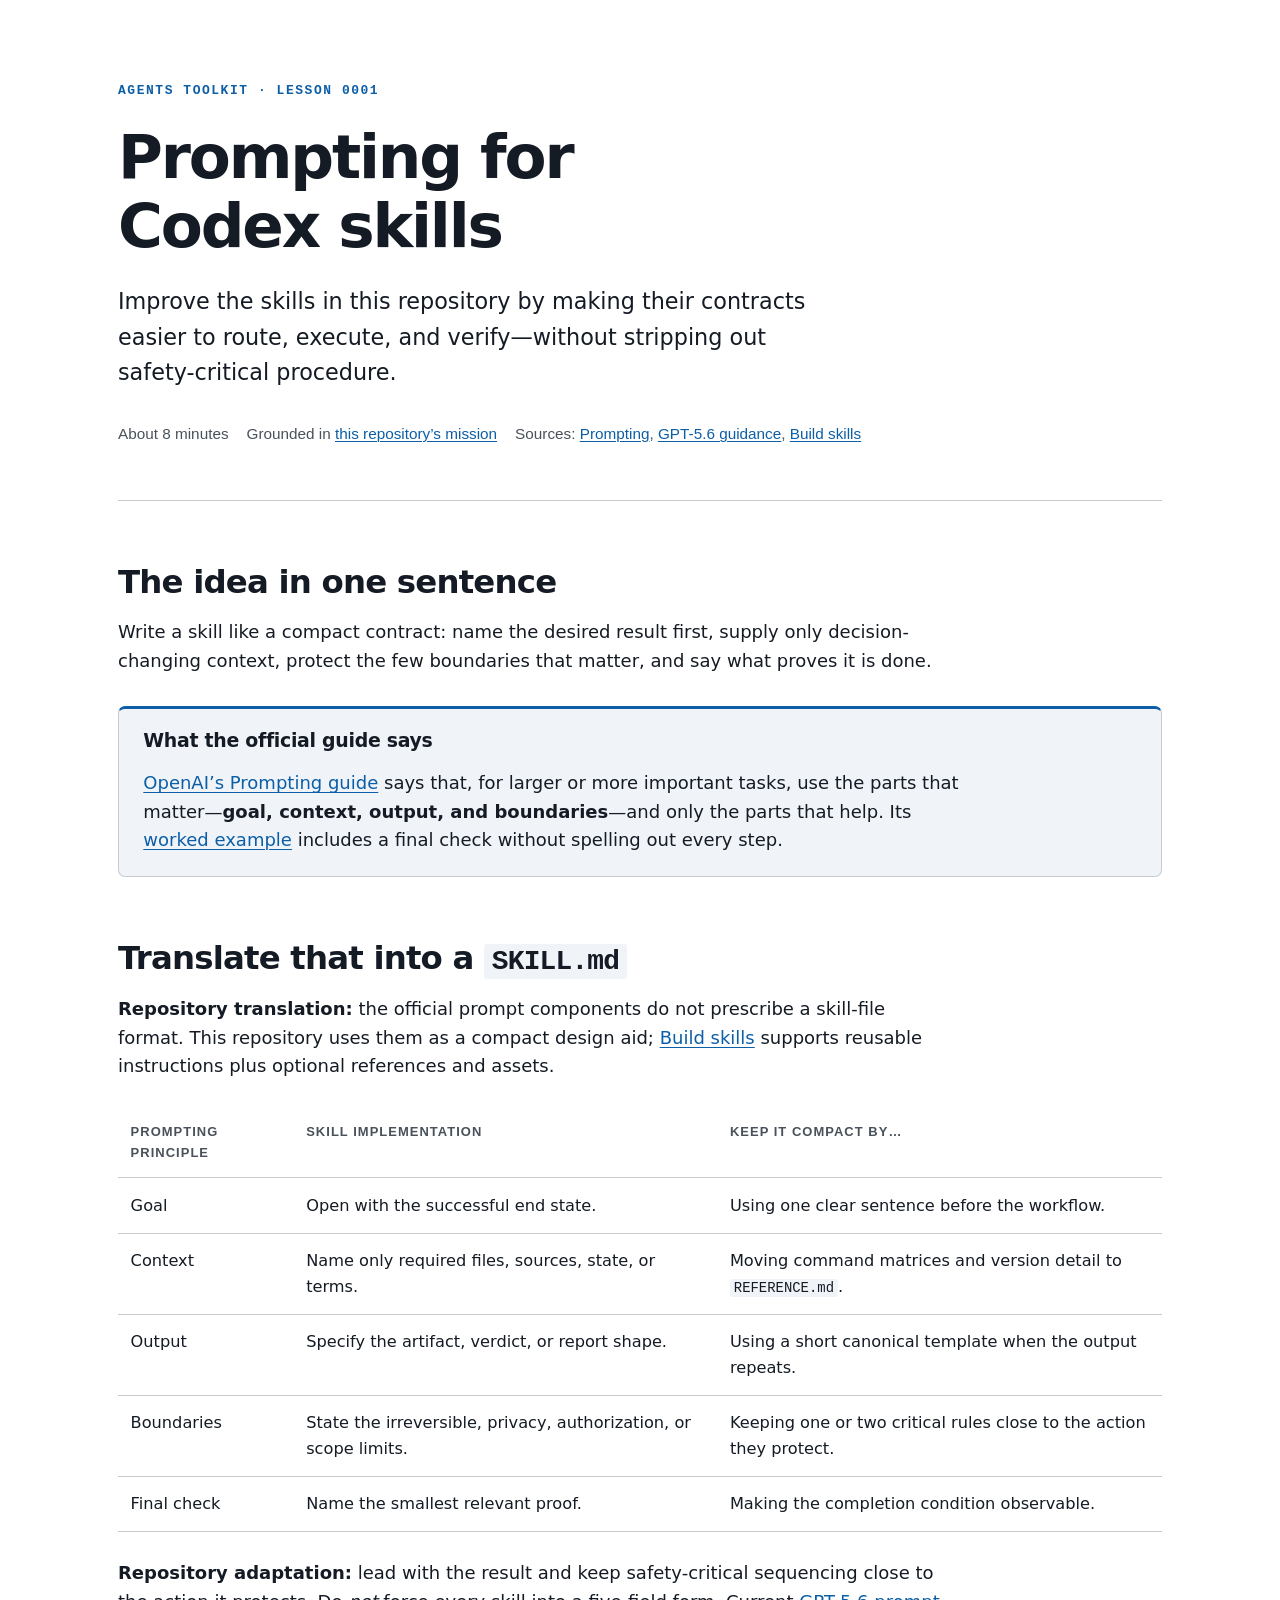
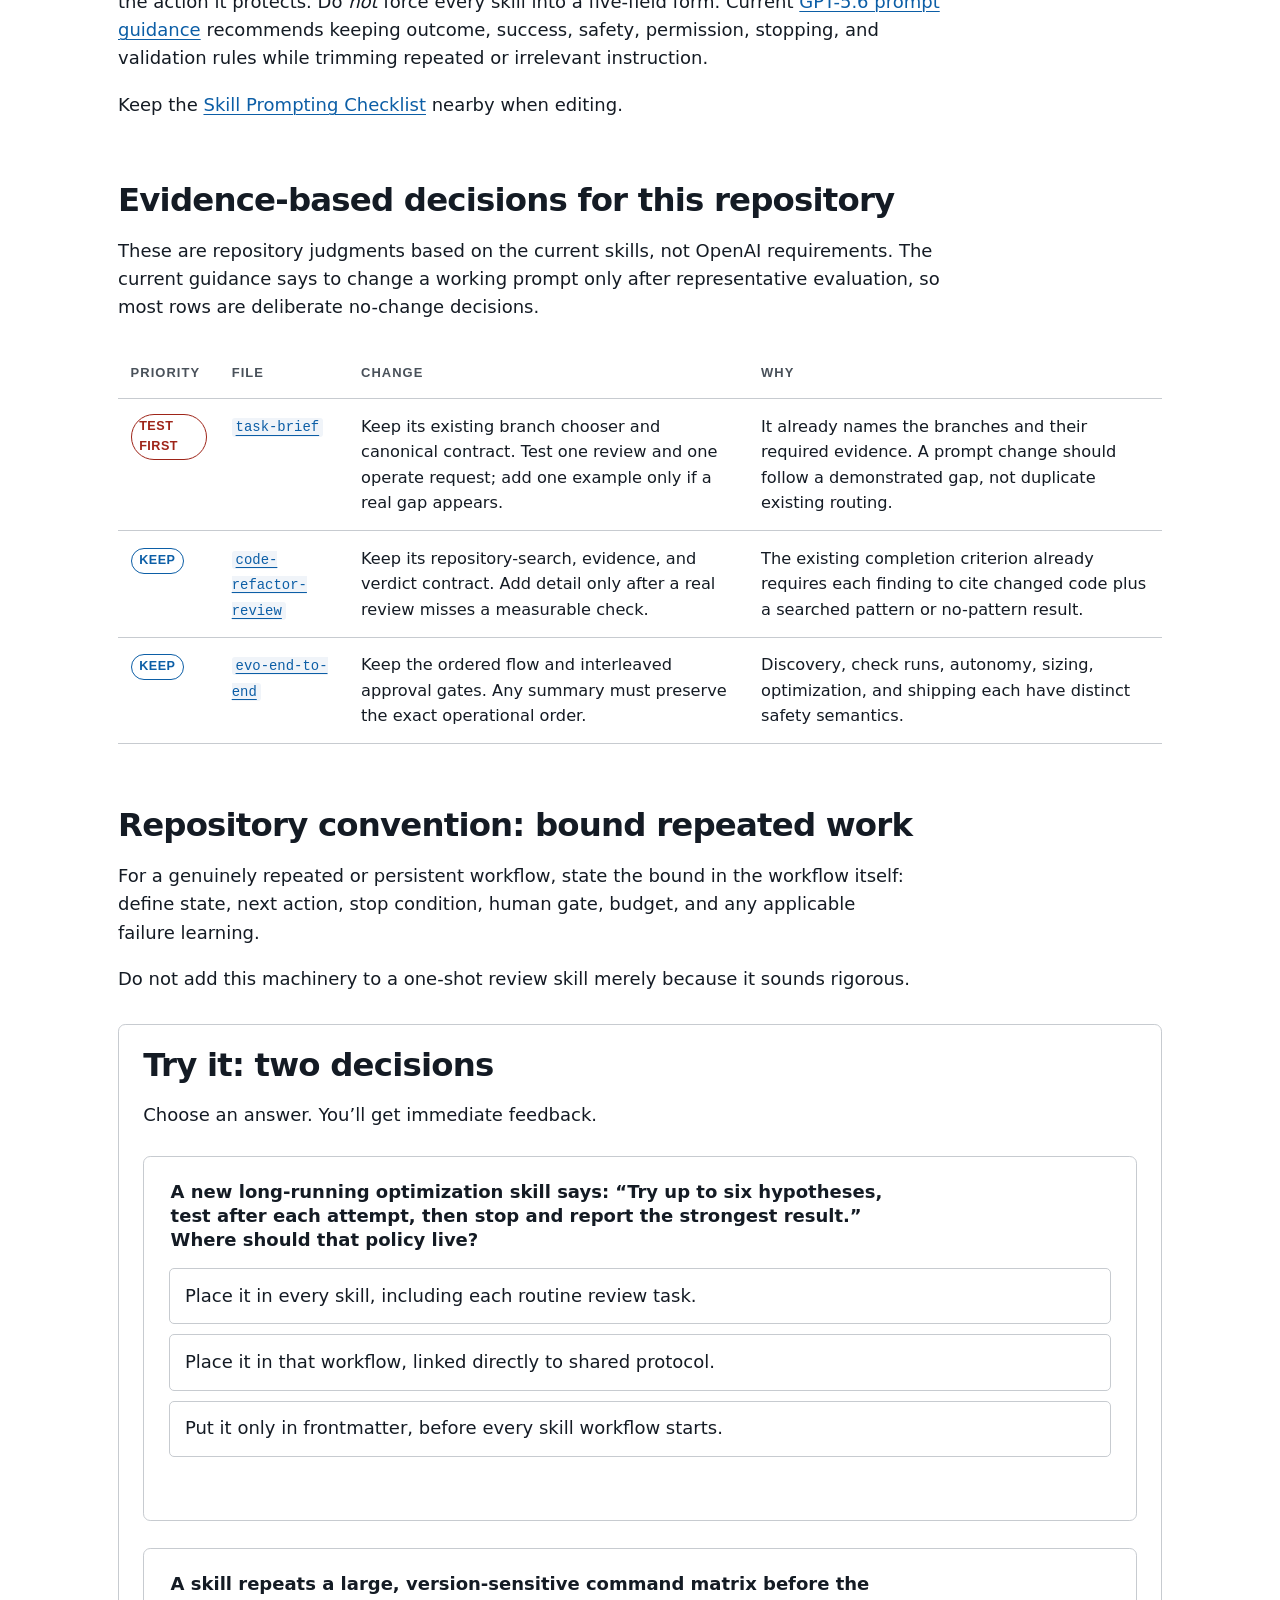
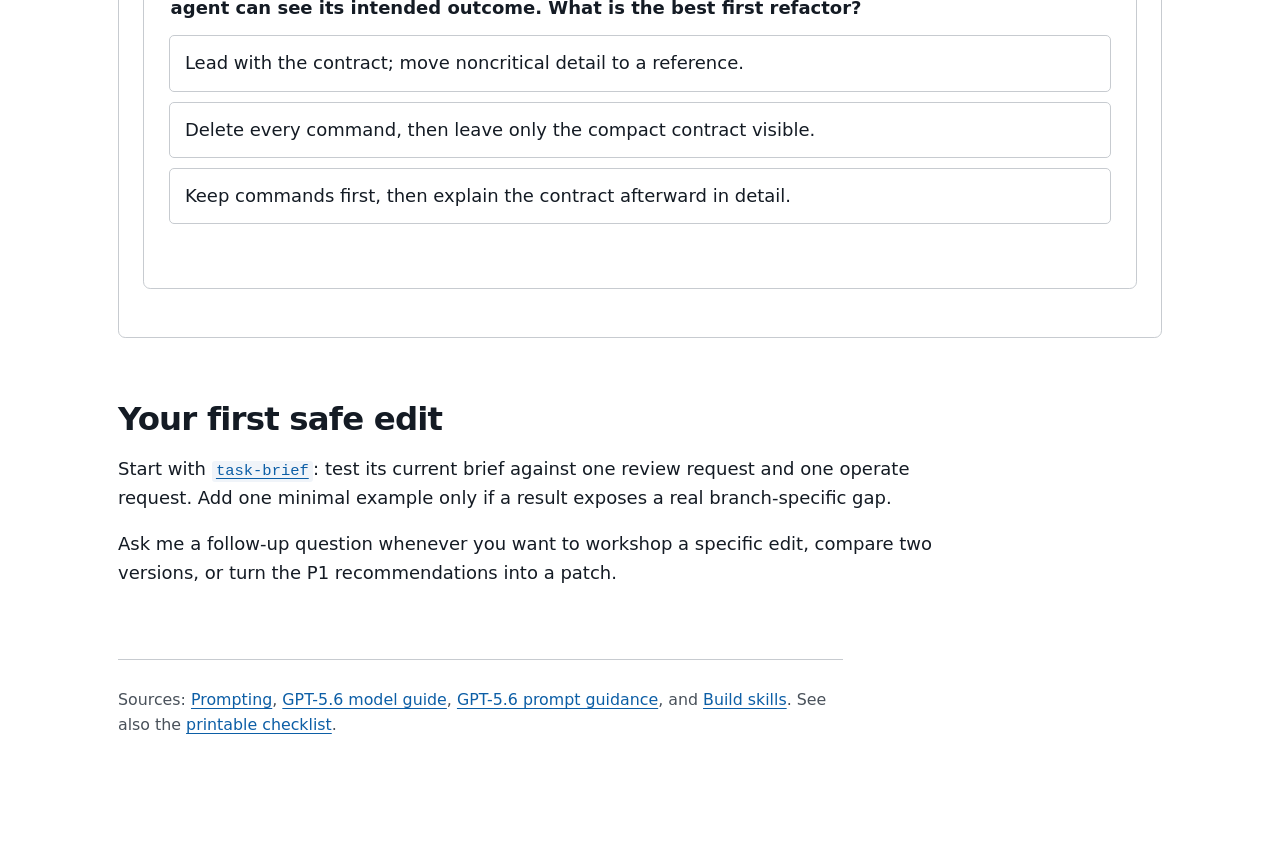
<file: lessons/0001-prompting-for-codex-skills.html>
<!doctype html>
<html lang="en">
  <head>
    <meta charset="utf-8">
    <meta name="viewport" content="width=device-width, initial-scale=1">
    <title>Prompting for Codex Skills</title>
    <link rel="stylesheet" href="../assets/teaching.css">
    <script src="../assets/skill-lesson.js" defer></script>
  </head>
  <body>
    <main class="lesson-shell">
      <p class="eyebrow">Agents Toolkit · Lesson 0001</p>
      <h1>Prompting for Codex skills</h1>
      <p class="lede">Improve the skills in this repository by making their contracts easier to route, execute, and verify—without stripping out safety-critical procedure.</p>
      <div class="meta">
        <span>About 8 minutes</span>
        <span>Grounded in <a href="../MISSION.md">this repository’s mission</a></span>
        <span>Sources: <a href="https://learn.chatgpt.com/docs/prompting">Prompting</a>, <a href="https://developers.openai.com/api/docs/guides/prompt-guidance-gpt-5p6">GPT-5.6 guidance</a>, <a href="https://learn.chatgpt.com/docs/build-skills">Build skills</a></span>
      </div>

      <hr class="rule">

      <section id="outcome">
        <h2>The idea in one sentence</h2>
        <p>Write a skill like a compact contract: name the desired result first, supply only decision-changing context, protect the few boundaries that matter, and say what proves it is done.</p>
        <div class="callout">
          <h3>What the official guide says</h3>
          <p><a href="https://learn.chatgpt.com/docs/prompting#prompting-overview">OpenAI’s Prompting guide</a> says that, for larger or more important tasks, use the parts that matter—<strong>goal, context, output, and boundaries</strong>—and only the parts that help. Its <a href="https://learn.chatgpt.com/docs/prompting#put-the-pieces-together">worked example</a> includes a final check without spelling out every step.</p>
        </div>
      </section>

      <section id="translation">
        <h2>Translate that into a <code>SKILL.md</code></h2>
        <p><strong>Repository translation:</strong> the official prompt components do not prescribe a skill-file format. This repository uses them as a compact design aid; <a href="https://learn.chatgpt.com/docs/build-skills">Build skills</a> supports reusable instructions plus optional references and assets.</p>
        <table>
          <thead>
            <tr><th>Prompting principle</th><th>Skill implementation</th><th>Keep it compact by…</th></tr>
          </thead>
          <tbody>
            <tr><td data-label="Prompting principle">Goal</td><td data-label="Skill implementation">Open with the successful end state.</td><td data-label="Keep it compact by">Using one clear sentence before the workflow.</td></tr>
            <tr><td data-label="Prompting principle">Context</td><td data-label="Skill implementation">Name only required files, sources, state, or terms.</td><td data-label="Keep it compact by">Moving command matrices and version detail to <code>REFERENCE.md</code>.</td></tr>
            <tr><td data-label="Prompting principle">Output</td><td data-label="Skill implementation">Specify the artifact, verdict, or report shape.</td><td data-label="Keep it compact by">Using a short canonical template when the output repeats.</td></tr>
            <tr><td data-label="Prompting principle">Boundaries</td><td data-label="Skill implementation">State the irreversible, privacy, authorization, or scope limits.</td><td data-label="Keep it compact by">Keeping one or two critical rules close to the action they protect.</td></tr>
            <tr><td data-label="Prompting principle">Final check</td><td data-label="Skill implementation">Name the smallest relevant proof.</td><td data-label="Keep it compact by">Making the completion condition observable.</td></tr>
          </tbody>
        </table>
        <p><strong>Repository adaptation:</strong> lead with the result and keep safety-critical sequencing close to the action it protects. Do <em>not</em> force every skill into a five-field form. Current <a href="https://developers.openai.com/api/docs/guides/prompt-guidance-gpt-5p6">GPT-5.6 prompt guidance</a> recommends keeping outcome, success, safety, permission, stopping, and validation rules while trimming repeated or irrelevant instruction.</p>
        <p>Keep the <a href="../reference/skill-prompting-checklist.html">Skill Prompting Checklist</a> nearby when editing.</p>
      </section>

      <section id="repo-changes">
        <h2>Evidence-based decisions for this repository</h2>
        <p>These are repository judgments based on the current skills, not OpenAI requirements. The current guidance says to change a working prompt only after representative evaluation, so most rows are deliberate no-change decisions.</p>
        <table>
          <thead>
            <tr><th>Priority</th><th>File</th><th>Change</th><th>Why</th></tr>
          </thead>
          <tbody>
            <tr>
              <td data-label="Priority"><span class="tag high">Test first</span></td>
              <td data-label="File"><a href="../skills/task-brief/SKILL.md"><code>task-brief</code></a></td>
              <td data-label="Change">Keep its existing branch chooser and canonical contract. Test one review and one operate request; add one example only if a real gap appears.</td>
              <td data-label="Why">It already names the branches and their required evidence. A prompt change should follow a demonstrated gap, not duplicate existing routing.</td>
            </tr>
            <tr>
              <td data-label="Priority"><span class="tag medium">Keep</span></td>
              <td data-label="File"><a href="../skills/code-refactor-review/SKILL.md"><code>code-refactor-review</code></a></td>
              <td data-label="Change">Keep its repository-search, evidence, and verdict contract. Add detail only after a real review misses a measurable check.</td>
              <td data-label="Why">The existing completion criterion already requires each finding to cite changed code plus a searched pattern or no-pattern result.</td>
            </tr>
            <tr>
              <td data-label="Priority"><span class="tag medium">Keep</span></td>
              <td data-label="File"><a href="../skills/evo-end-to-end/SKILL.md"><code>evo-end-to-end</code></a></td>
              <td data-label="Change">Keep the ordered flow and interleaved approval gates. Any summary must preserve the exact operational order.</td>
              <td data-label="Why">Discovery, check runs, autonomy, sizing, optimization, and shipping each have distinct safety semantics.</td>
            </tr>
          </tbody>
        </table>
      </section>

      <section id="bounded-goals">
        <h2>Repository convention: bound repeated work</h2>
        <p>For a genuinely repeated or persistent workflow, state the bound in the workflow itself: define state, next action, stop condition, human gate, budget, and any applicable failure learning.</p>
        <p>Do not add this machinery to a one-shot review skill merely because it sounds rigorous.</p>
      </section>

      <section id="practice" class="practice">
        <h2>Try it: two decisions</h2>
        <p>Choose an answer. You’ll get immediate feedback.</p>

        <section class="quiz" data-quiz>
          <fieldset>
            <legend>A new long-running optimization skill says: “Try up to six hypotheses, test after each attempt, then stop and report the strongest result.” Where should that policy live?</legend>
            <div class="answer-list">
              <button type="button" data-answer data-correct="false" data-feedback="Not quite. A repeated-work contract would add irrelevant machinery to one-shot skills.">Place it in every skill, including each routine review task.</button>
              <button type="button" data-answer data-correct="true" data-feedback="Correct. Put the loop-specific policy in its owning workflow and link to shared protocol terms.">Place it in that workflow, linked directly to shared protocol.</button>
              <button type="button" data-answer data-correct="false" data-feedback="Not quite. Frontmatter routes a skill; it is not the place for an attempt budget.">Put it only in frontmatter, before every skill workflow starts.</button>
            </div>
            <p class="feedback" data-feedback aria-live="polite"></p>
          </fieldset>
        </section>

        <section class="quiz" data-quiz>
          <fieldset>
            <legend>A skill repeats a large, version-sensitive command matrix before the agent can see its intended outcome. What is the best first refactor?</legend>
            <div class="answer-list">
              <button type="button" data-answer data-correct="true" data-feedback="Correct. Keep the contract and safety-critical sequence visible; move only noncritical variable detail.">Lead with the contract; move noncritical detail to a reference.</button>
              <button type="button" data-answer data-correct="false" data-feedback="Not quite. Deleting a real safety control makes the skill shorter but less reliable.">Delete every command, then leave only the compact contract visible.</button>
              <button type="button" data-answer data-correct="false" data-feedback="Not quite. This makes the skill harder to route and hides its purpose behind mechanics.">Keep commands first, then explain the contract afterward in detail.</button>
            </div>
            <p class="feedback" data-feedback aria-live="polite"></p>
          </fieldset>
        </section>
      </section>

      <section id="next">
        <h2>Your first safe edit</h2>
        <p>Start with <a href="../skills/task-brief/SKILL.md"><code>task-brief</code></a>: test its current brief against one review request and one operate request. Add one minimal example only if a result exposes a real branch-specific gap.</p>
        <p>Ask me a follow-up question whenever you want to workshop a specific edit, compare two versions, or turn the P1 recommendations into a patch.</p>
      </section>

      <p class="footer-note">Sources: <a href="https://learn.chatgpt.com/docs/prompting">Prompting</a>, <a href="https://developers.openai.com/api/docs/guides/latest-model">GPT-5.6 model guide</a>, <a href="https://developers.openai.com/api/docs/guides/prompt-guidance-gpt-5p6">GPT-5.6 prompt guidance</a>, and <a href="https://learn.chatgpt.com/docs/build-skills">Build skills</a>. See also the <a href="../reference/skill-prompting-checklist.html">printable checklist</a>.</p>
    </main>
  </body>
</html>
</file>
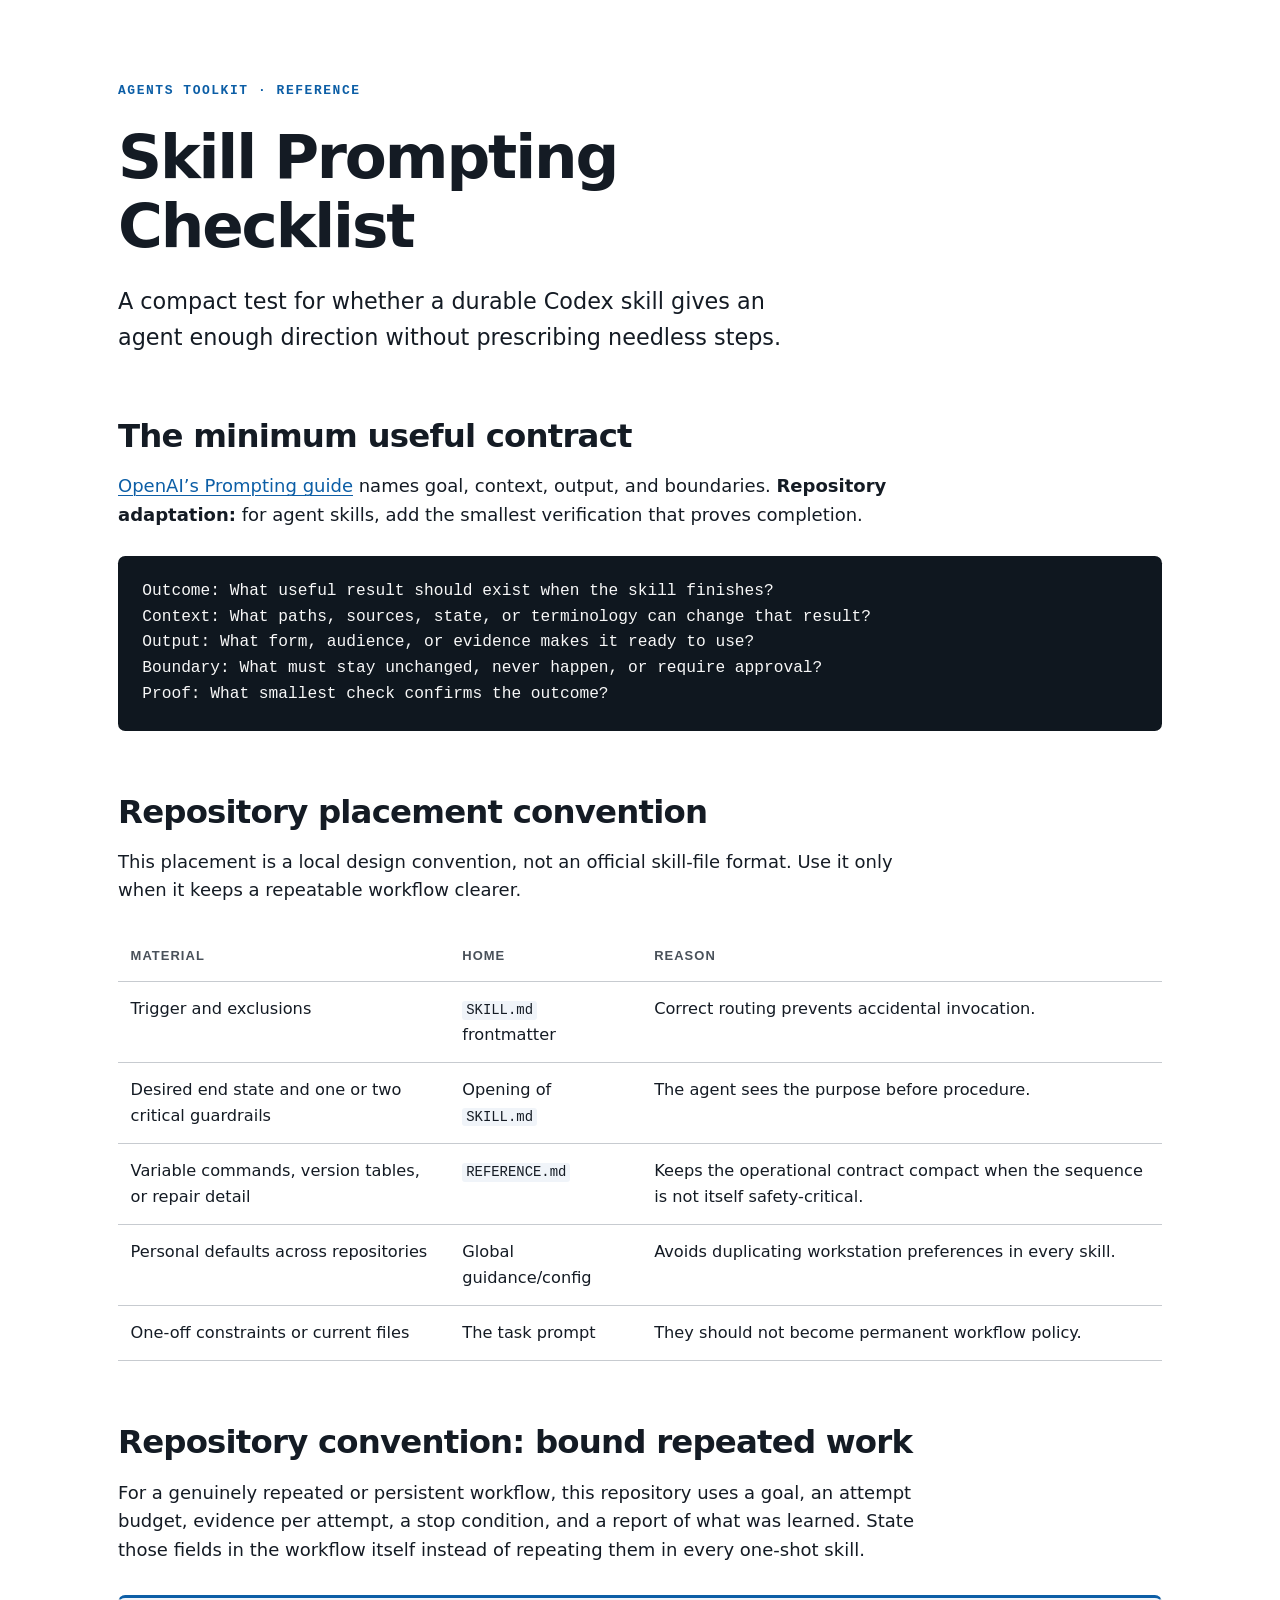
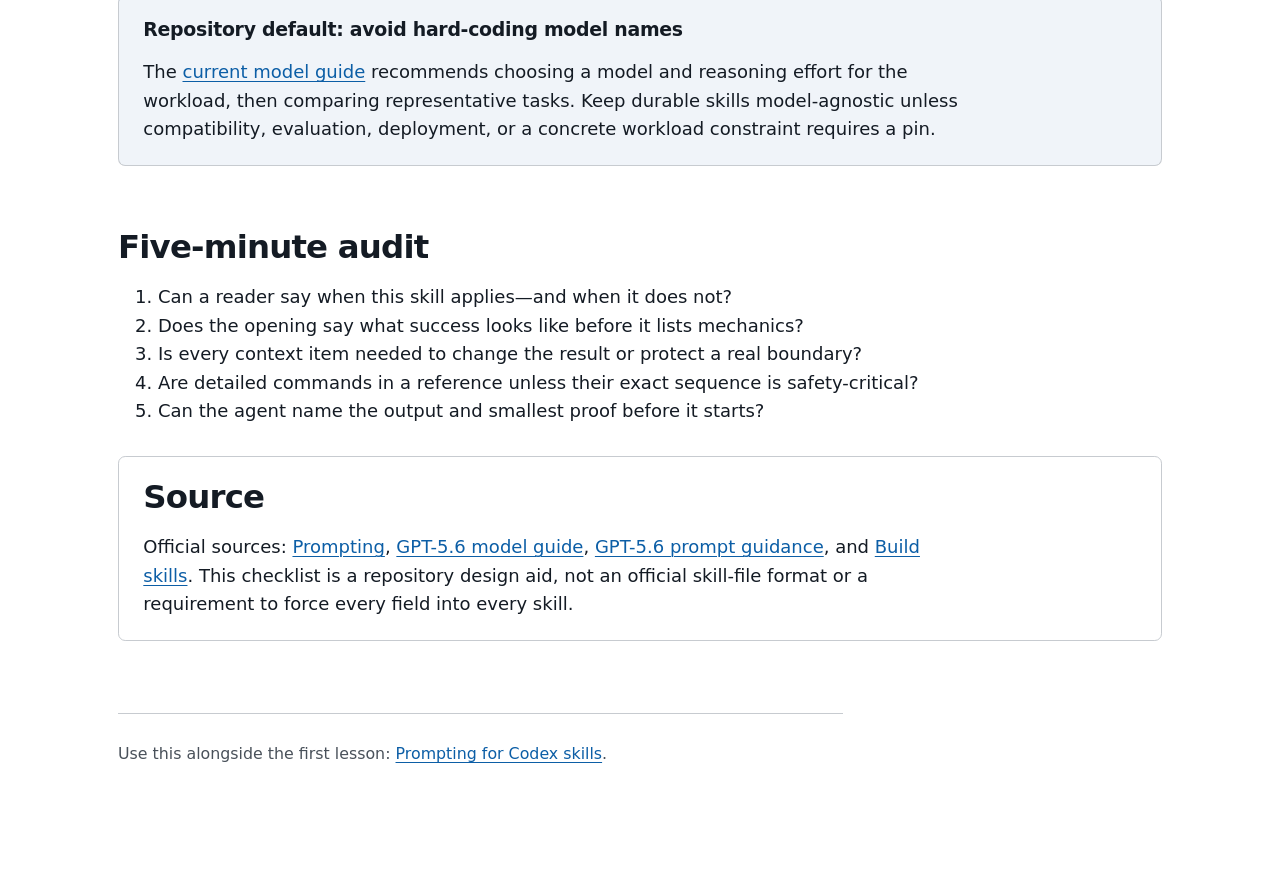
<file: reference/skill-prompting-checklist.html>
<!doctype html>
<html lang="en">
  <head>
    <meta charset="utf-8">
    <meta name="viewport" content="width=device-width, initial-scale=1">
    <title>Skill Prompting Checklist</title>
    <link rel="stylesheet" href="../assets/teaching.css">
  </head>
  <body>
    <main class="lesson-shell">
      <p class="eyebrow">Agents Toolkit · Reference</p>
      <h1>Skill Prompting Checklist</h1>
      <p class="lede">A compact test for whether a durable Codex skill gives an agent enough direction without prescribing needless steps.</p>

      <section id="contract">
        <h2>The minimum useful contract</h2>
        <p><a href="https://learn.chatgpt.com/docs/prompting#prompting-overview">OpenAI’s Prompting guide</a> names goal, context, output, and boundaries. <strong>Repository adaptation:</strong> for agent skills, add the smallest verification that proves completion.</p>
        <pre class="contract">Outcome: What useful result should exist when the skill finishes?
Context: What paths, sources, state, or terminology can change that result?
Output: What form, audience, or evidence makes it ready to use?
Boundary: What must stay unchanged, never happen, or require approval?
Proof: What smallest check confirms the outcome?</pre>
      </section>

      <section id="triage">
        <h2>Repository placement convention</h2>
        <p>This placement is a local design convention, not an official skill-file format. Use it only when it keeps a repeatable workflow clearer.</p>
        <table>
          <thead>
            <tr><th>Material</th><th>Home</th><th>Reason</th></tr>
          </thead>
          <tbody>
            <tr><td data-label="Material">Trigger and exclusions</td><td data-label="Home"><code>SKILL.md</code> frontmatter</td><td data-label="Reason">Correct routing prevents accidental invocation.</td></tr>
            <tr><td data-label="Material">Desired end state and one or two critical guardrails</td><td data-label="Home">Opening of <code>SKILL.md</code></td><td data-label="Reason">The agent sees the purpose before procedure.</td></tr>
            <tr><td data-label="Material">Variable commands, version tables, or repair detail</td><td data-label="Home"><code>REFERENCE.md</code></td><td data-label="Reason">Keeps the operational contract compact when the sequence is not itself safety-critical.</td></tr>
            <tr><td data-label="Material">Personal defaults across repositories</td><td data-label="Home">Global guidance/config</td><td data-label="Reason">Avoids duplicating workstation preferences in every skill.</td></tr>
            <tr><td data-label="Material">One-off constraints or current files</td><td data-label="Home">The task prompt</td><td data-label="Reason">They should not become permanent workflow policy.</td></tr>
          </tbody>
        </table>
      </section>

      <section id="loops">
        <h2>Repository convention: bound repeated work</h2>
        <p>For a genuinely repeated or persistent workflow, this repository uses a goal, an attempt budget, evidence per attempt, a stop condition, and a report of what was learned. State those fields in the workflow itself instead of repeating them in every one-shot skill.</p>
        <div class="callout">
          <h3>Repository default: avoid hard-coding model names</h3>
          <p>The <a href="https://developers.openai.com/api/docs/guides/latest-model">current model guide</a> recommends choosing a model and reasoning effort for the workload, then comparing representative tasks. Keep durable skills model-agnostic unless compatibility, evaluation, deployment, or a concrete workload constraint requires a pin.</p>
        </div>
      </section>

      <section id="audit">
        <h2>Five-minute audit</h2>
        <ol>
          <li>Can a reader say when this skill applies—and when it does not?</li>
          <li>Does the opening say what success looks like before it lists mechanics?</li>
          <li>Is every context item needed to change the result or protect a real boundary?</li>
          <li>Are detailed commands in a reference unless their exact sequence is safety-critical?</li>
          <li>Can the agent name the output and smallest proof before it starts?</li>
        </ol>
      </section>

      <section class="source-note" id="source">
        <h2>Source</h2>
        <p>Official sources: <a href="https://learn.chatgpt.com/docs/prompting">Prompting</a>, <a href="https://developers.openai.com/api/docs/guides/latest-model">GPT-5.6 model guide</a>, <a href="https://developers.openai.com/api/docs/guides/prompt-guidance-gpt-5p6">GPT-5.6 prompt guidance</a>, and <a href="https://learn.chatgpt.com/docs/build-skills">Build skills</a>. This checklist is a repository design aid, not an official skill-file format or a requirement to force every field into every skill.</p>
      </section>

      <p class="footer-note">Use this alongside the first lesson: <a href="../lessons/0001-prompting-for-codex-skills.html">Prompting for Codex skills</a>.</p>
    </main>
  </body>
</html>
</file>
<file: assets/teaching.css>
:root {
  --bg: oklch(1 0 0);
  --ink: oklch(0.22 0.02 252);
  --muted: oklch(0.43 0.018 252);
  --line: oklch(0.84 0.008 252);
  --surface: oklch(0.965 0.008 252);
  --surface-strong: oklch(0.925 0.014 252);
  --primary: oklch(0.478 0.136 251.8);
  --primary-hover: oklch(0.385 0.12 251.8);
  --primary-focus: oklch(0.89 0.045 251.8);
  --good: oklch(0.42 0.095 157);
  --bad: oklch(0.46 0.16 30);
  --code: oklch(0.2 0.02 252);
  color: var(--ink);
  font-family: ui-sans-serif, system-ui, -apple-system, BlinkMacSystemFont, "Segoe UI", sans-serif;
  font-size: 18px;
  line-height: 1.58;
}

* {
  box-sizing: border-box;
}

html {
  background: var(--surface);
}

body {
  margin: 0;
  background: var(--bg);
}

a {
  color: var(--primary);
  text-decoration-thickness: 1px;
  text-underline-offset: 0.16em;
}

a:hover {
  color: var(--primary-hover);
}

code,
pre,
.mono {
  font-family: "SFMono-Regular", Consolas, "Liberation Mono", monospace;
}

code {
  font-size: 0.86em;
  background: var(--surface);
  padding: 0.08em 0.28em;
  border-radius: 3px;
}

.lesson-shell {
  width: min(100% - 2.5rem, 58rem);
  margin: 0 auto;
  padding: 4.5rem 0 5.5rem;
}

.eyebrow {
  margin: 0 0 1.2rem;
  color: var(--primary);
  font-family: "SFMono-Regular", Consolas, "Liberation Mono", monospace;
  font-size: 0.72rem;
  font-weight: 700;
  letter-spacing: 0.12em;
  text-transform: uppercase;
}

h1,
h2,
h3 {
  color: var(--ink);
  font-family: inherit;
  line-height: 1.12;
  text-wrap: balance;
}

h1 {
  max-width: 14ch;
  margin: 0;
  font-size: 3.4rem;
  font-weight: 740;
  letter-spacing: -0.035em;
}

h2 {
  margin: 3.5rem 0 1rem;
  font-size: 1.8rem;
  letter-spacing: -0.025em;
}

h3 {
  margin: 1.8rem 0 0.5rem;
  font-size: 1.05rem;
  letter-spacing: -0.015em;
}

p,
li {
  max-width: 72ch;
  text-wrap: pretty;
}

.lede {
  max-width: 50ch;
  margin: 1.35rem 0 0;
  color: var(--ink);
  font-size: 1.24rem;
}

.meta {
  display: flex;
  flex-wrap: wrap;
  gap: 0.5rem 1rem;
  margin-top: 1.75rem;
  color: var(--muted);
  font-family: Arial, Helvetica, sans-serif;
  font-size: 0.85rem;
}

.rule {
  height: 1px;
  margin: 3rem 0;
  border: 0;
  background: var(--line);
}

.callout,
.checklist,
.practice,
.source-note {
  margin: 1.7rem 0;
  padding: 1.2rem 1.35rem;
  border: 1px solid var(--line);
  border-radius: 0.4rem;
}

.callout {
  border-top: 3px solid var(--primary);
  background: var(--surface);
}

.callout h2,
.callout h3,
.checklist h2,
.checklist h3,
.practice h2,
.practice h3,
.source-note h2,
.source-note h3 {
  margin-top: 0;
}

.callout p:last-child,
.checklist p:last-child,
.practice p:last-child,
.source-note p:last-child {
  margin-bottom: 0;
}

.checklist {
  background: var(--surface);
}

.checklist ol,
.checklist ul {
  margin-bottom: 0;
}

.contract {
  margin: 1.5rem 0;
  padding: 1.25rem 1.35rem;
  overflow-x: auto;
  color: oklch(0.98 0 0);
  background: var(--code);
  border-radius: 0.4rem;
  font-size: 0.9rem;
  line-height: 1.6;
  white-space: pre-wrap;
}

table {
  width: 100%;
  margin: 1.5rem 0;
  border-collapse: collapse;
  font-size: 0.9rem;
}

th,
td {
  padding: 0.8rem 0.7rem;
  vertical-align: top;
  text-align: left;
  border-bottom: 1px solid var(--line);
}

th {
  color: var(--muted);
  font-family: Arial, Helvetica, sans-serif;
  font-size: 0.72rem;
  letter-spacing: 0.08em;
  text-transform: uppercase;
}

.tag {
  display: inline-block;
  padding: 0.12rem 0.42rem;
  border: 1px solid currentColor;
  border-radius: 99px;
  color: var(--primary);
  font-family: Arial, Helvetica, sans-serif;
  font-size: 0.7rem;
  font-weight: 700;
  letter-spacing: 0.04em;
  text-transform: uppercase;
}

.tag.high {
  color: var(--bad);
}

.tag.medium {
  color: var(--primary);
}

.quiz {
  margin: 1.5rem 0;
  padding: 1.25rem 1.35rem;
  border: 1px solid var(--line);
  border-radius: 0.4rem;
  background: var(--bg);
}

.quiz fieldset {
  margin: 0;
  padding: 0;
  border: 0;
}

.quiz legend {
  max-width: 60ch;
  margin-bottom: 0.85rem;
  font-family: inherit;
  font-size: 1rem;
  font-weight: 700;
  line-height: 1.35;
}

.answer-list {
  display: grid;
  gap: 0.55rem;
}

.answer-list button {
  width: 100%;
  padding: 0.72rem 0.85rem;
  color: var(--ink);
  border: 1px solid var(--line);
  border-radius: 0.28rem;
  background: var(--bg);
  cursor: pointer;
  font: inherit;
  text-align: left;
}

.answer-list button:hover,
.answer-list button:focus-visible {
  outline: 3px solid var(--primary-focus);
  outline-offset: 1px;
  border-color: var(--primary);
}

.answer-list button.is-correct {
  border-color: var(--good);
  background: oklch(0.95 0.025 157);
}

.answer-list button.is-incorrect {
  border-color: var(--bad);
  background: oklch(0.95 0.025 30);
}

.feedback {
  min-height: 1.5em;
  margin: 0.9rem 0 0;
  font-family: inherit;
  font-size: 0.91rem;
}

.feedback.good {
  color: var(--good);
}

.feedback.bad {
  color: var(--bad);
}

.footer-note {
  margin-top: 4rem;
  padding-top: 1.5rem;
  border-top: 1px solid var(--line);
  color: var(--muted);
  font-size: 0.88rem;
}

@media (max-width: 42rem) {
  :root {
    font-size: 16px;
  }

  .lesson-shell {
    width: min(100% - 1.5rem, 58rem);
    padding-top: 2.5rem;
  }

  h1 {
    font-size: 2.35rem;
  }

  table {
    display: block;
    overflow: visible;
  }

  table thead {
    position: absolute;
    width: 1px;
    height: 1px;
    overflow: hidden;
    clip: rect(0 0 0 0);
    white-space: nowrap;
  }

  table tbody {
    display: grid;
    gap: 0.9rem;
  }

  table tr {
    display: block;
    padding: 0.75rem 0;
    border-top: 1px solid var(--line);
    border-bottom: 1px solid var(--line);
  }

  table td {
    display: grid;
    grid-template-columns: minmax(6.2rem, 34%) minmax(0, 1fr);
    gap: 0.7rem;
    padding: 0.32rem 0;
    border: 0;
  }

  table td::before {
    content: attr(data-label);
    color: var(--muted);
    font-size: 0.68rem;
    font-weight: 700;
    letter-spacing: 0.07em;
    line-height: 1.35;
    text-transform: uppercase;
  }
}

@media print {
  :root {
    font-size: 11pt;
  }

  html,
  body {
    background: oklch(1 0 0);
  }

  .lesson-shell {
    width: 100%;
    padding: 0;
  }

  a {
    color: inherit;
  }

  .quiz {
    break-inside: avoid;
  }
}
</file>
